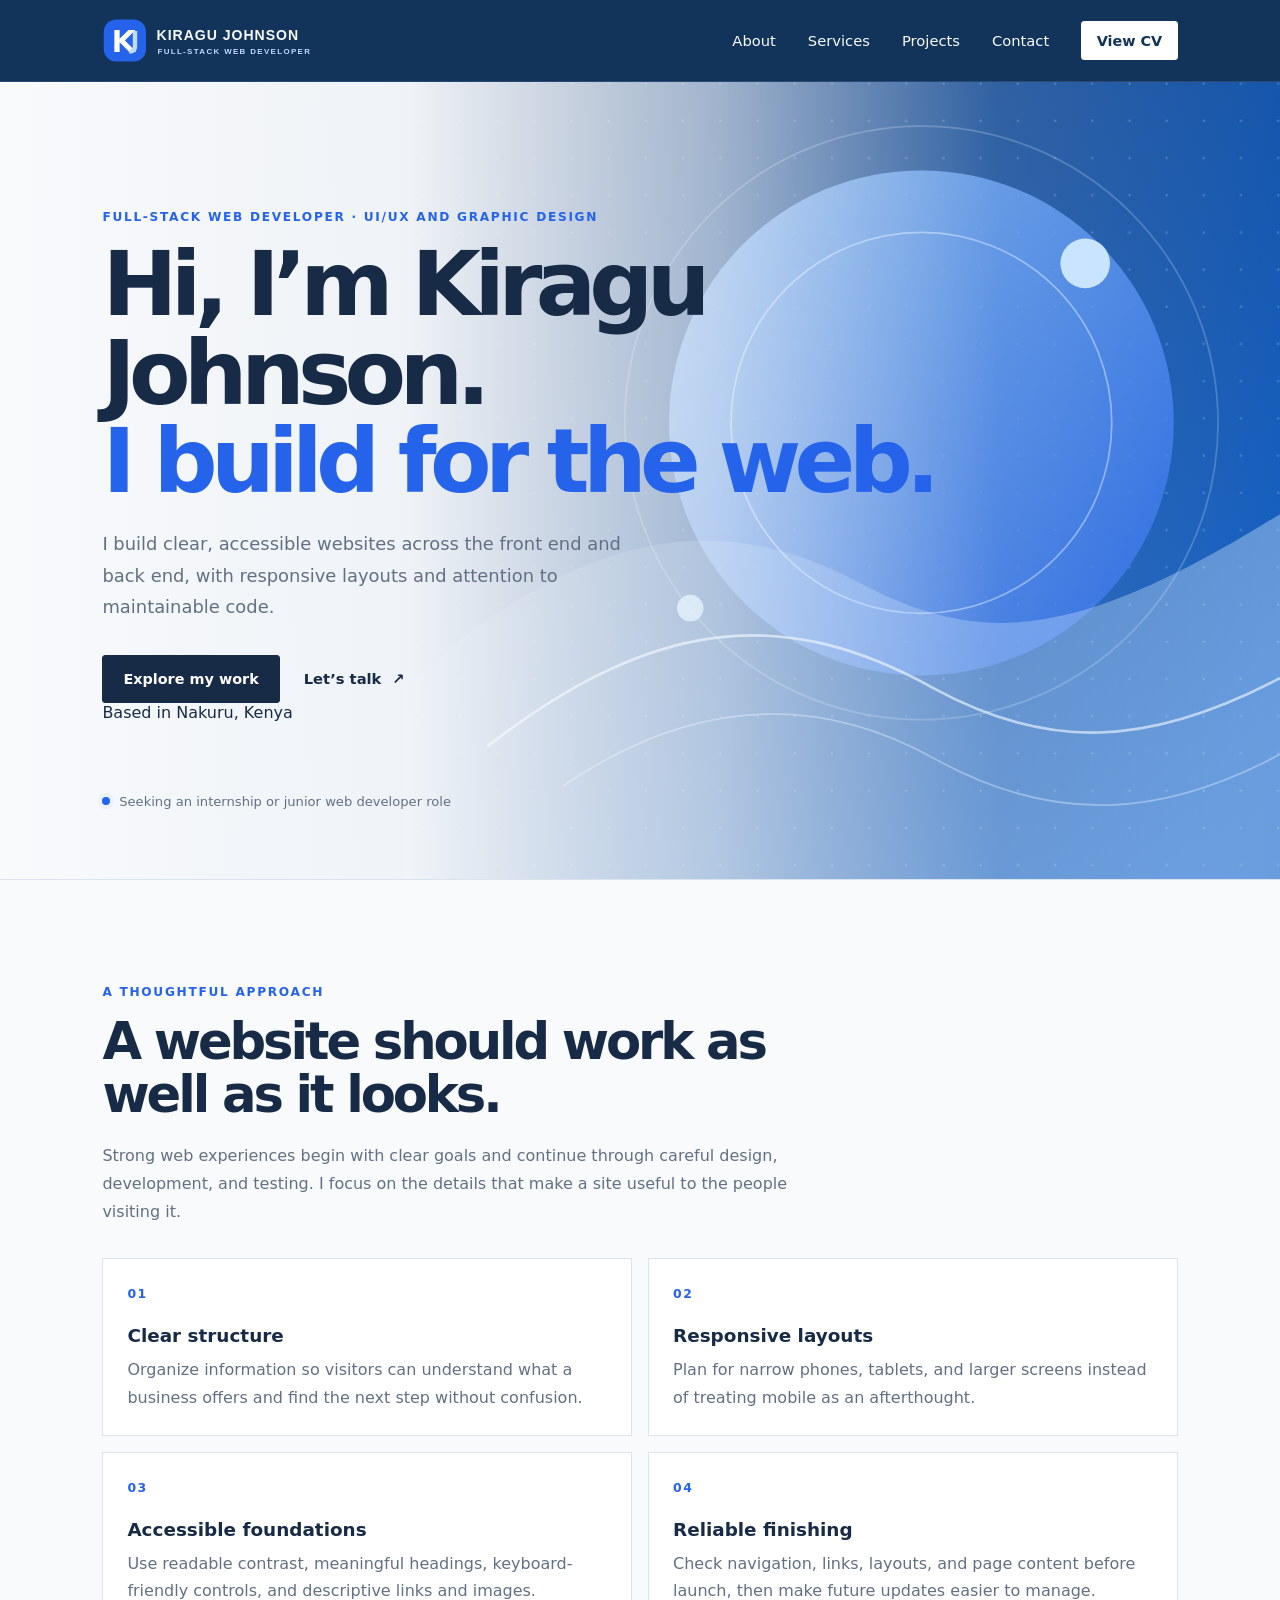
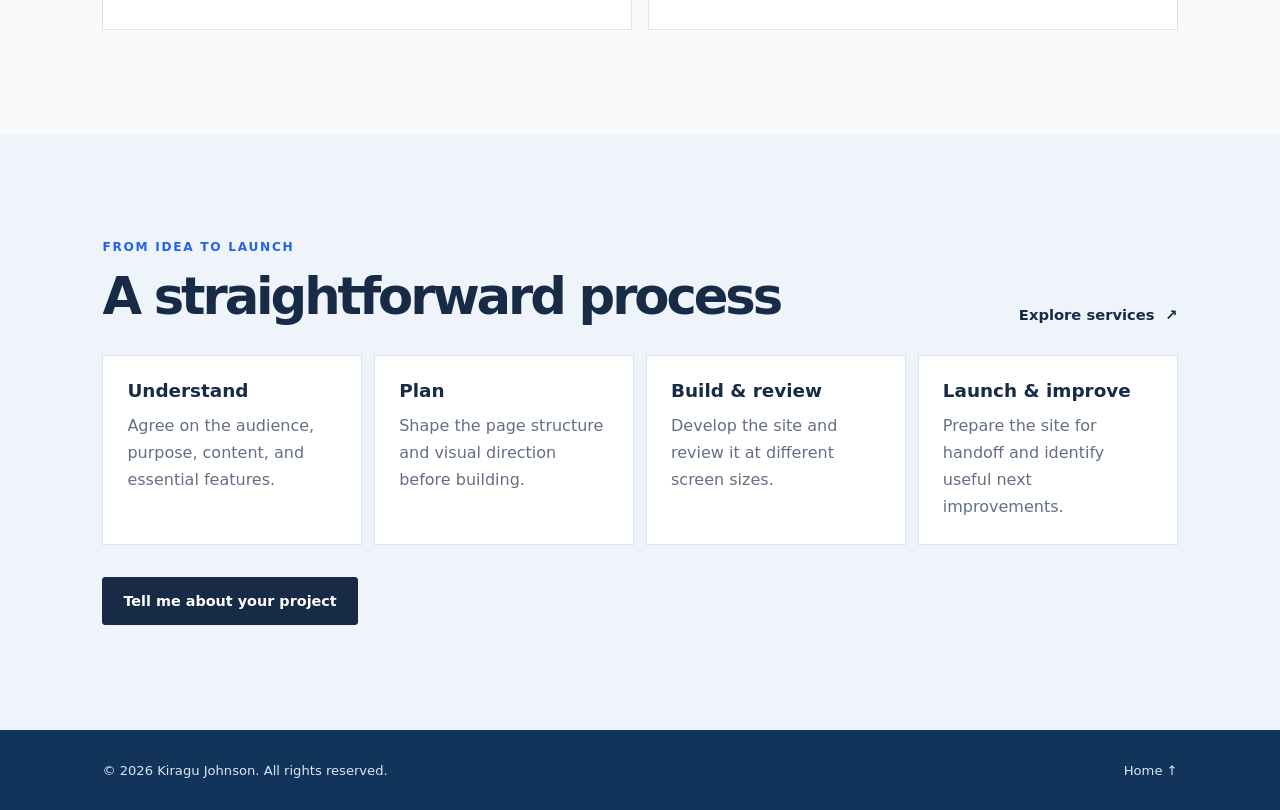
<file: index.html>
<!doctype html>
<html lang="en">
<head>
  <meta charset="utf-8">
  <meta name="viewport" content="width=device-width, initial-scale=1">
  <meta name="description" content="Kiragu Johnson — full-stack web developer in Nakuru, Kenya.">
  <title>Kiragu Johnson | Full-Stack Web Developer</title>
  <link rel="icon" type="image/svg+xml" href="assets/favicon.svg">
  <link rel="stylesheet" href="styles.css">
  <script src="script.js" defer></script>
</head>
<body>
  <header class="site-header">
    <a class="brand" href="index.html" aria-label="Kiragu Johnson home"><img class="brand-logo" src="assets/kj-logo.svg" alt=""></a>
    <button class="menu-toggle" type="button" aria-expanded="false" aria-controls="site-nav">Menu</button>
    <nav id="site-nav" class="site-nav" aria-label="Main navigation">
      <a href="about.html">About</a>
      <a href="services.html">Services</a>
      <a href="projects.html">Projects</a>
      <a href="contact.html">Contact</a>
      <a class="button button-small" href="assets/Kiragu_Johnson_Web_Developer_CV.pdf" target="_blank" rel="noopener">View CV</a>
    </nav>
  </header>

  <main>
    <section class="hero">
      <p class="eyebrow">Full-stack Web Developer · UI/UX and Graphic Design</p>
      <h1>Hi, I’m Kiragu Johnson.<br><span>I build for the web.</span></h1>
      <p class="hero-copy">I build clear, accessible websites across the front end and back end, with responsive layouts and attention to maintainable code.</p>
      <div class="hero-actions">
        <a class="button" href="projects.html">Explore my work</a>
        <a class="text-link" href="contact.html">Let’s talk <span aria-hidden="true">↗</span></a>
      </div>
      <p class="hero-location">Based in Nakuru, Kenya</p>
      <div class="hero-note"><span class="status-dot"></span> Seeking an internship or junior web developer role</div>
    </section>

    <section class="section detail-section" aria-labelledby="approach-heading">
      <p class="eyebrow">A thoughtful approach</p>
      <h2 id="approach-heading">A website should work as well as it looks.</h2>
      <p class="section-lead">Strong web experiences begin with clear goals and continue through careful design, development, and testing. I focus on the details that make a site useful to the people visiting it.</p>
      <div class="detail-grid">
        <article class="detail-card">
          <span class="detail-number">01</span>
          <h3>Clear structure</h3>
          <p>Organize information so visitors can understand what a business offers and find the next step without confusion.</p>
        </article>
        <article class="detail-card">
          <span class="detail-number">02</span>
          <h3>Responsive layouts</h3>
          <p>Plan for narrow phones, tablets, and larger screens instead of treating mobile as an afterthought.</p>
        </article>
        <article class="detail-card">
          <span class="detail-number">03</span>
          <h3>Accessible foundations</h3>
          <p>Use readable contrast, meaningful headings, keyboard-friendly controls, and descriptive links and images.</p>
        </article>
        <article class="detail-card">
          <span class="detail-number">04</span>
          <h3>Reliable finishing</h3>
          <p>Check navigation, links, layouts, and page content before launch, then make future updates easier to manage.</p>
        </article>
      </div>
    </section>

    <section class="section process-section">
      <div class="section-heading">
        <div><p class="eyebrow">From idea to launch</p><h2>A straightforward process</h2></div>
        <a class="text-link" href="services.html">Explore services <span aria-hidden="true">↗</span></a>
      </div>
      <div class="steps-grid">
        <article class="step-card"><h3>Understand</h3><p>Agree on the audience, purpose, content, and essential features.</p></article>
        <article class="step-card"><h3>Plan</h3><p>Shape the page structure and visual direction before building.</p></article>
        <article class="step-card"><h3>Build &amp; review</h3><p>Develop the site and review it at different screen sizes.</p></article>
        <article class="step-card"><h3>Launch &amp; improve</h3><p>Prepare the site for handoff and identify useful next improvements.</p></article>
      </div>
      <a class="button process-cta" href="contact.html">Tell me about your project</a>
    </section>
  </main>

  <footer class="site-footer">
    <span>© <span id="current-year"></span> Kiragu Johnson. All rights reserved.</span>
    <a href="index.html">Home ↑</a>
  </footer>
</body>
</html>
</file>
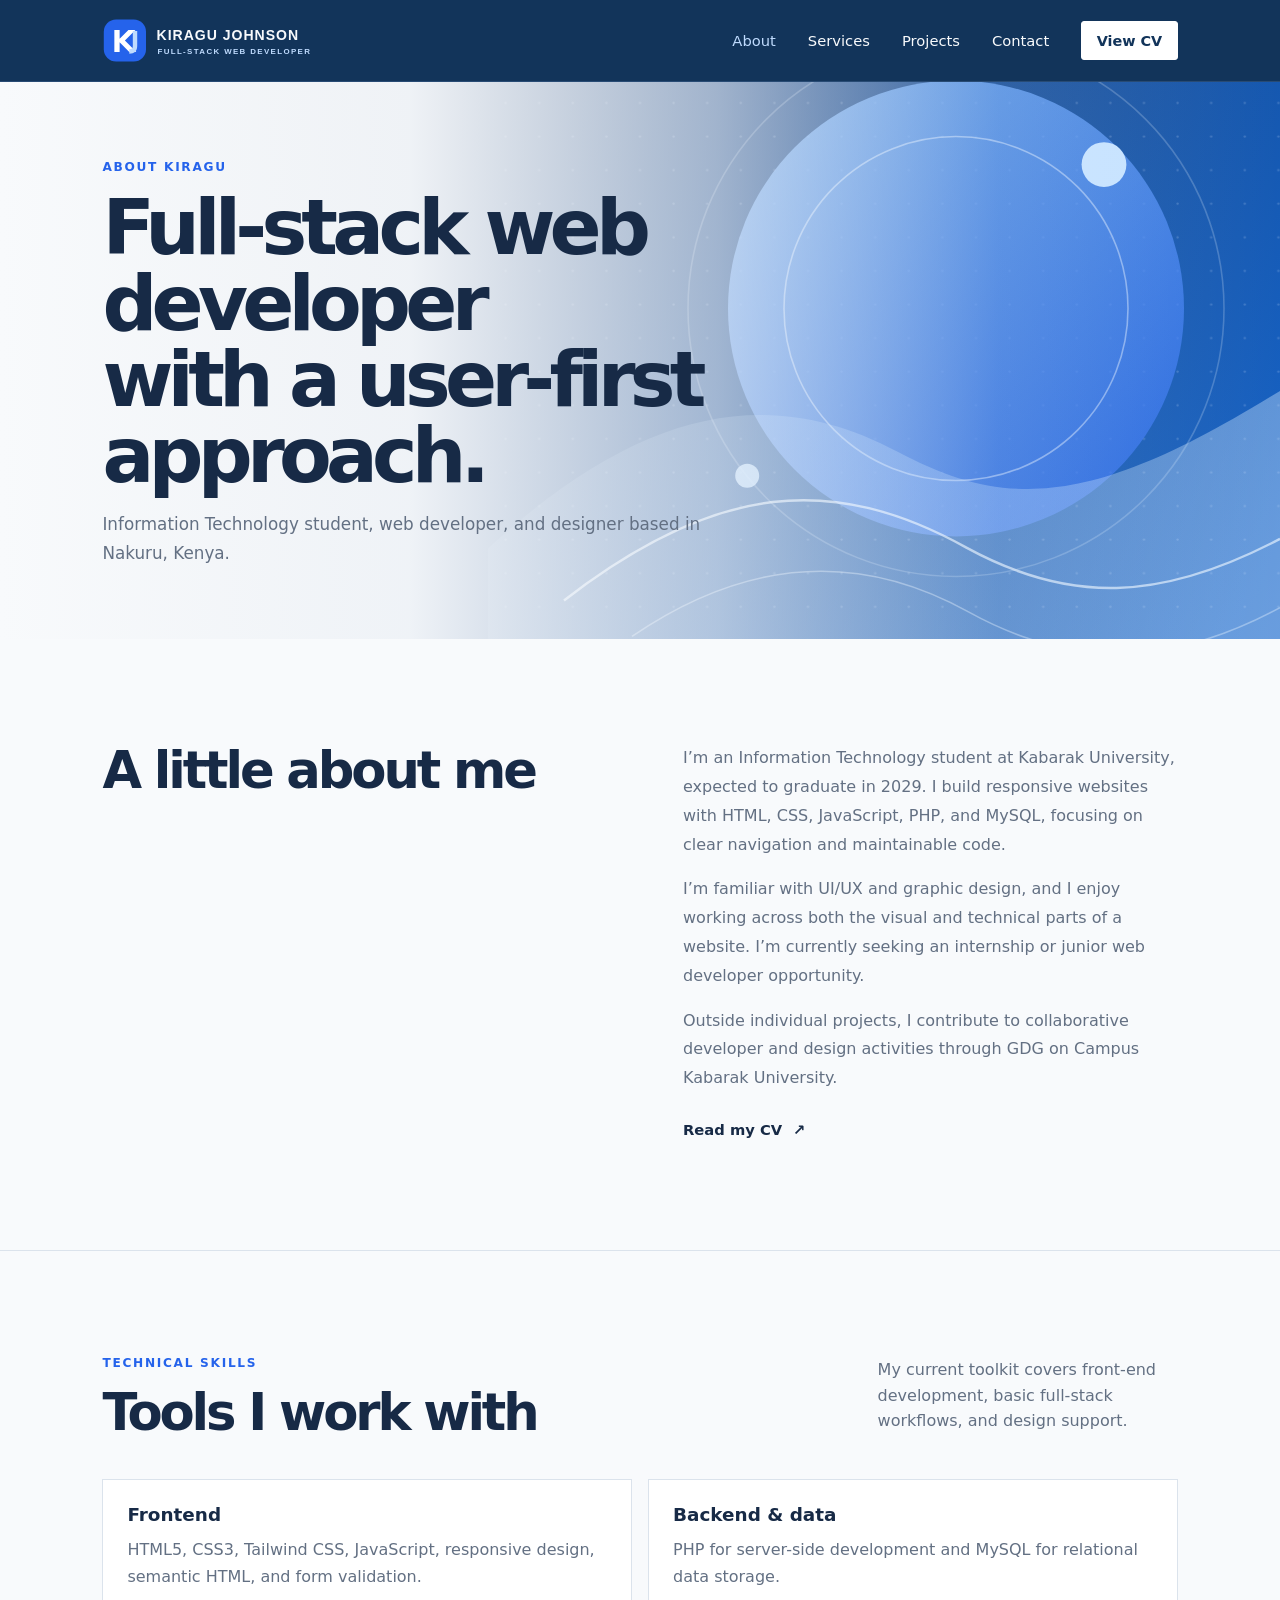
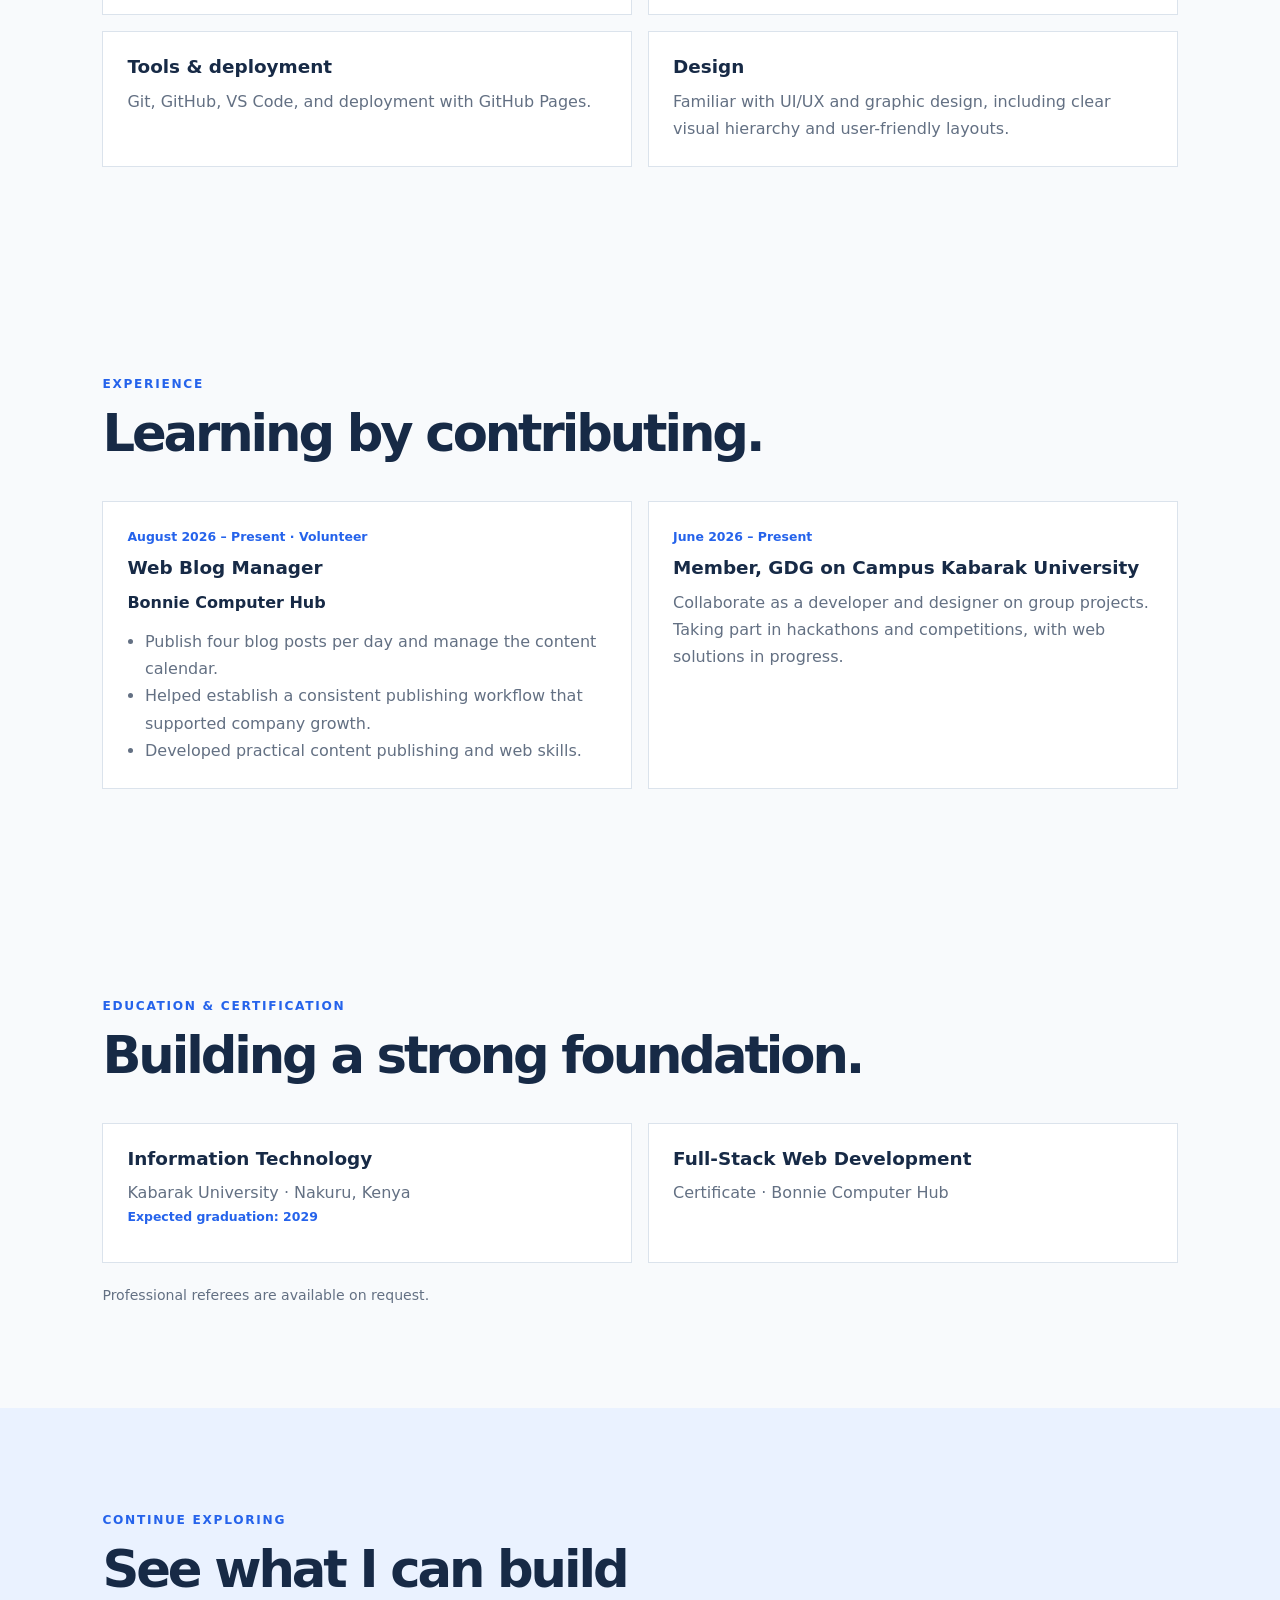
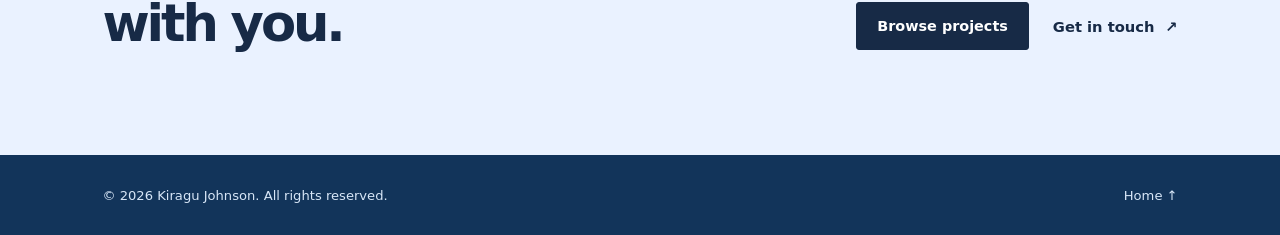
<file: about.html>
<!doctype html>
<html lang="en">
<head>
  <meta charset="utf-8">
  <meta name="viewport" content="width=device-width, initial-scale=1">
  <meta name="description" content="Learn about web developer Kiragu Johnson.">
  <title>About | Kiragu Johnson</title>
  <link rel="icon" type="image/svg+xml" href="assets/favicon.svg">
  <link rel="stylesheet" href="styles.css">
  <script src="script.js" defer></script>
</head>
<body>
  <header class="site-header">
    <a class="brand" href="index.html" aria-label="Kiragu Johnson home"><img class="brand-logo" src="assets/kj-logo.svg" alt=""></a>
    <button class="menu-toggle" type="button" aria-expanded="false" aria-controls="site-nav">Menu</button>
    <nav id="site-nav" class="site-nav" aria-label="Main navigation">
      <a href="about.html" aria-current="page">About</a>
      <a href="services.html">Services</a>
      <a href="projects.html">Projects</a>
      <a href="contact.html">Contact</a>
      <a class="button button-small" href="assets/Kiragu_Johnson_Web_Developer_CV.pdf" target="_blank" rel="noopener">View CV</a>
    </nav>
  </header>

  <main class="page-main">
    <section class="page-hero">
      <p class="eyebrow">About Kiragu</p>
      <h1>Full-stack web developer<br>with a user-first approach.</h1>
      <p class="page-hero-copy">Information Technology student, web developer, and designer based in Nakuru, Kenya.</p>
    </section>
    <section class="section page-intro">
      <h2>A little about me</h2>
      <div class="page-copy">
      <p>I’m an Information Technology student at Kabarak University, expected to graduate in 2029. I build responsive websites with HTML, CSS, JavaScript, PHP, and MySQL, focusing on clear navigation and maintainable code.</p>
      <p>I’m familiar with UI/UX and graphic design, and I enjoy working across both the visual and technical parts of a website. I’m currently seeking an internship or junior web developer opportunity.</p>
      <p>Outside individual projects, I contribute to collaborative developer and design activities through GDG on Campus Kabarak University.</p>
        <a class="text-link" href="assets/Kiragu_Johnson_Web_Developer_CV.pdf" target="_blank" rel="noopener">Read my CV <span aria-hidden="true">↗</span></a>
      </div>
    </section>
    <section class="section detail-section profile-section">
      <div class="section-heading">
      <div><p class="eyebrow">Technical skills</p><h2>Tools I work with</h2></div>
      <p>My current toolkit covers front-end development, basic full-stack workflows, and design support.</p>
      </div>
      <div class="detail-grid">
      <article class="detail-card"><h3>Frontend</h3><p>HTML5, CSS3, Tailwind CSS, JavaScript, responsive design, semantic HTML, and form validation.</p></article>
      <article class="detail-card"><h3>Backend &amp; data</h3><p>PHP for server-side development and MySQL for relational data storage.</p></article>
      <article class="detail-card"><h3>Tools &amp; deployment</h3><p>Git, GitHub, VS Code, and deployment with GitHub Pages.</p></article>
      <article class="detail-card"><h3>Design</h3><p>Familiar with UI/UX and graphic design, including clear visual hierarchy and user-friendly layouts.</p></article>
      </div>
    </section>
    <section class="section experience-section">
      <div class="section-heading">
      <div><p class="eyebrow">Experience</p><h2>Learning by contributing.</h2></div>
      </div>
      <div class="detail-grid">
      <article class="detail-card">
        <p class="experience-date">August 2026 – Present · Volunteer</p>
        <h3>Web Blog Manager</h3>
        <p class="experience-place">Bonnie Computer Hub</p>
        <ul>
          <li>Publish four blog posts per day and manage the content calendar.</li>
          <li>Helped establish a consistent publishing workflow that supported company growth.</li>
          <li>Developed practical content publishing and web skills.</li>
        </ul>
      </article>
      <article class="detail-card">
        <p class="experience-date">June 2026 – Present</p>
        <h3>Member, GDG on Campus Kabarak University</h3>
        <p>Collaborate as a developer and designer on group projects. Taking part in hackathons and competitions, with web solutions in progress.</p>
      </article>
      </div>
    </section>
    <section class="section education-section">
      <div class="section-heading">
      <div><p class="eyebrow">Education &amp; certification</p><h2>Building a strong foundation.</h2></div>
      </div>
      <div class="detail-grid">
      <article class="detail-card"><h3>Information Technology</h3><p>Kabarak University · Nakuru, Kenya</p><p class="experience-date">Expected graduation: 2029</p></article>
      <article class="detail-card"><h3>Full-Stack Web Development</h3><p>Certificate · Bonnie Computer Hub</p></article>
      </div>
      <p class="referee-note">Professional referees are available on request.</p>
    </section>
    <section class="section about-next">
      <div>
        <p class="eyebrow">Continue exploring</p>
        <h2>See what I can build with you.</h2>
      </div>
      <div class="hero-actions">
        <a class="button" href="projects.html">Browse projects</a>
        <a class="text-link" href="contact.html">Get in touch <span aria-hidden="true">↗</span></a>
      </div>
    </section>
  </main>

  <footer class="site-footer">
    <span>© <span id="current-year"></span> Kiragu Johnson. All rights reserved.</span>
    <a href="index.html">Home ↑</a>
  </footer>
</body>
</html>
</file>
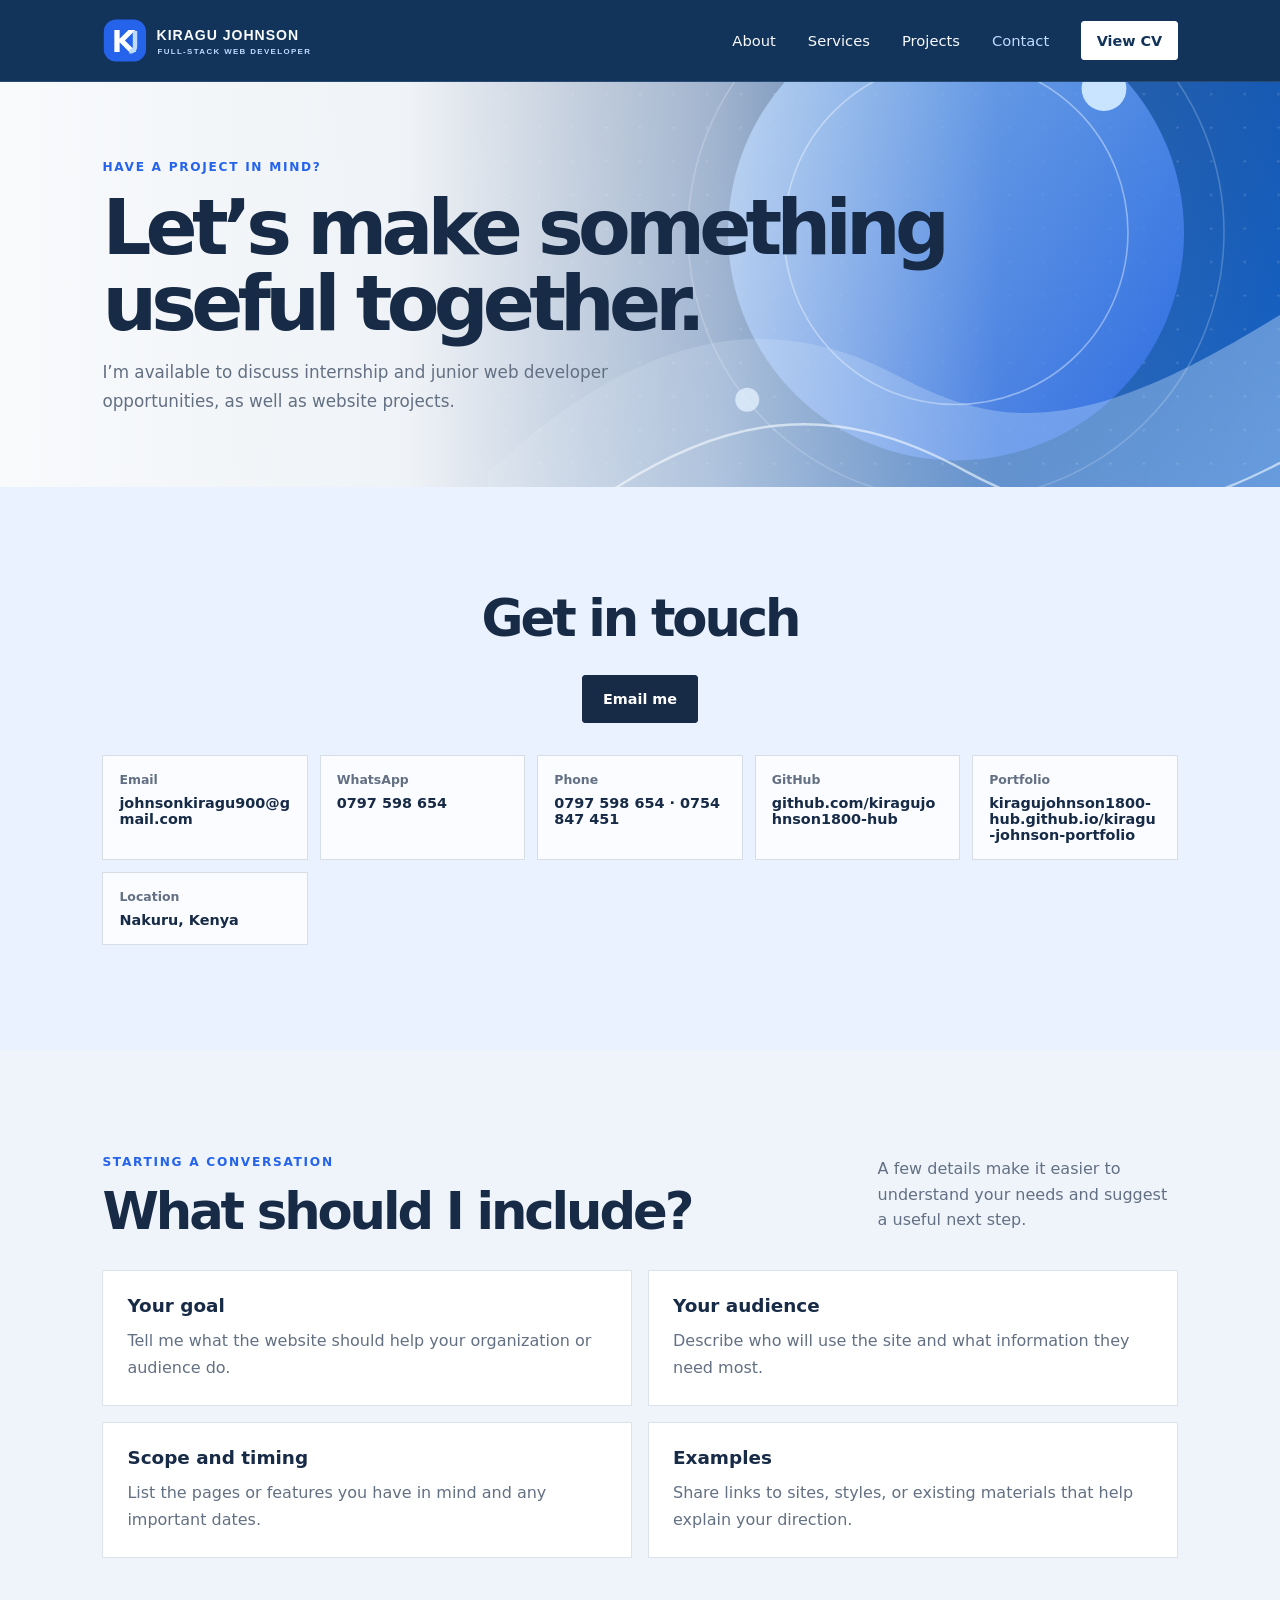
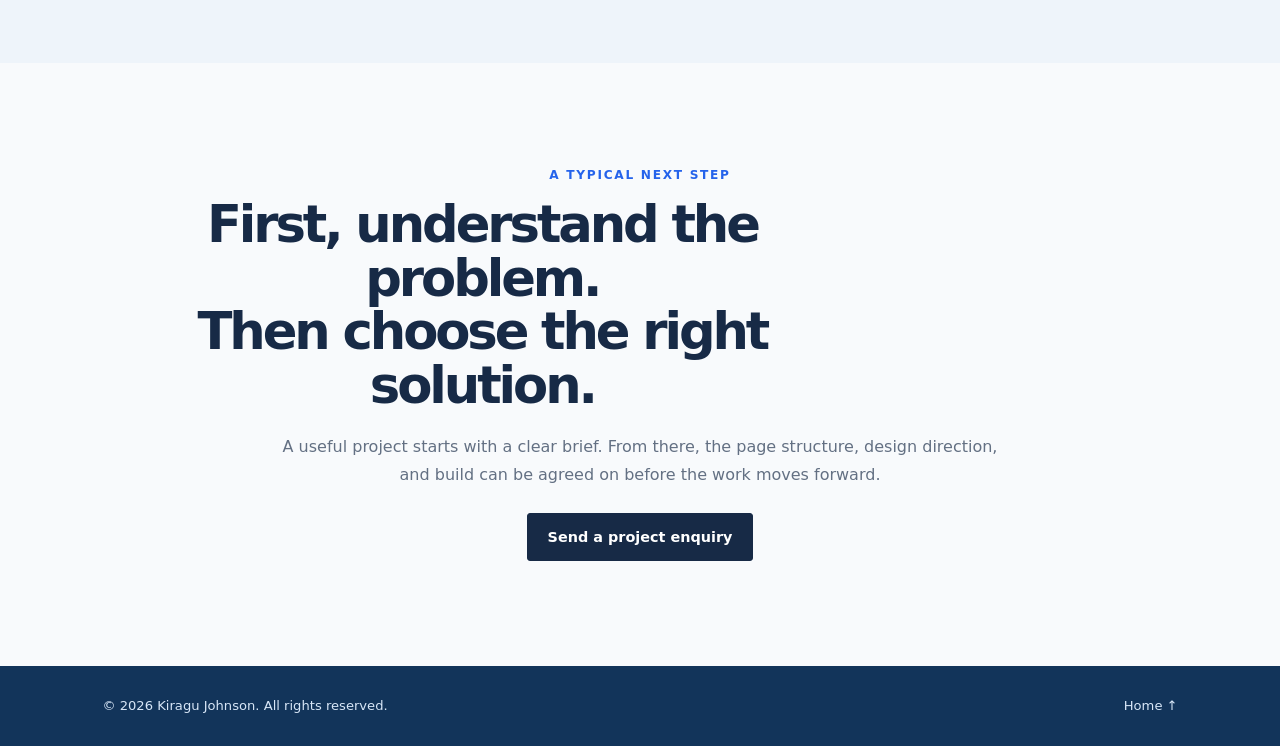
<file: contact.html>
<!doctype html>
<html lang="en">
<head>
  <meta charset="utf-8">
  <meta name="viewport" content="width=device-width, initial-scale=1">
  <meta name="description" content="Contact web developer Kiragu Johnson.">
  <title>Contact | Kiragu Johnson</title>
  <link rel="icon" type="image/svg+xml" href="assets/favicon.svg">
  <link rel="stylesheet" href="styles.css">
  <script src="script.js" defer></script>
</head>
<body>
  <header class="site-header">
    <a class="brand" href="index.html" aria-label="Kiragu Johnson home"><img class="brand-logo" src="assets/kj-logo.svg" alt=""></a>
    <button class="menu-toggle" type="button" aria-expanded="false" aria-controls="site-nav">Menu</button>
    <nav id="site-nav" class="site-nav" aria-label="Main navigation">
      <a href="about.html">About</a>
      <a href="services.html">Services</a>
      <a href="projects.html">Projects</a>
      <a href="contact.html" aria-current="page">Contact</a>
      <a class="button button-small" href="assets/Kiragu_Johnson_Web_Developer_CV.pdf" target="_blank" rel="noopener">View CV</a>
    </nav>
  </header>

  <main class="page-main">
    <section class="page-hero">
      <p class="eyebrow">Have a project in mind?</p>
      <h1>Let’s make something<br>useful together.</h1>
      <p class="page-hero-copy">I’m available to discuss internship and junior web developer opportunities, as well as website projects.</p>
    </section>
    <section class="section contact page-contact">
      <h2>Get in touch</h2>
      <a class="button" href="mailto:johnsonkiragu900@gmail.com">Email me</a>
      <div class="contact-methods">
        <a class="contact-method" href="mailto:johnsonkiragu900@gmail.com">
          <span>Email</span>
          <strong>johnsonkiragu900@gmail.com</strong>
        </a>
        <a class="contact-method" href="https://wa.me/254797598654" target="_blank" rel="noopener noreferrer">
          <span>WhatsApp</span>
          <strong>0797 598 654</strong>
        </a>
        <div class="contact-method">
          <span>Phone</span>
          <strong><a href="tel:+254797598654">0797 598 654</a> · <a href="tel:+254754847451">0754 847 451</a></strong>
        </div>
        <a class="contact-method" href="https://github.com/kiragujohnson1800-hub" target="_blank" rel="noopener noreferrer">
          <span>GitHub</span>
          <strong>github.com/kiragujohnson1800-hub</strong>
        </a>
        <a class="contact-method" href="https://kiragujohnson1800-hub.github.io/kiragu-johnson-portfolio" target="_blank" rel="noopener noreferrer">
          <span>Portfolio</span>
          <strong>kiragujohnson1800-hub.github.io/kiragu-johnson-portfolio</strong>
        </a>
        <div class="contact-method">
          <span>Location</span>
          <strong>Nakuru, Kenya</strong>
        </div>
      </div>
    </section>
    <section class="section contact-guide">
      <div class="section-heading">
        <div><p class="eyebrow">Starting a conversation</p><h2>What should I include?</h2></div>
        <p>A few details make it easier to understand your needs and suggest a useful next step.</p>
      </div>
      <div class="detail-grid">
        <article class="detail-card"><h3>Your goal</h3><p>Tell me what the website should help your organization or audience do.</p></article>
        <article class="detail-card"><h3>Your audience</h3><p>Describe who will use the site and what information they need most.</p></article>
        <article class="detail-card"><h3>Scope and timing</h3><p>List the pages or features you have in mind and any important dates.</p></article>
        <article class="detail-card"><h3>Examples</h3><p>Share links to sites, styles, or existing materials that help explain your direction.</p></article>
      </div>
    </section>
    <section class="section contact-next">
      <p class="eyebrow">A typical next step</p>
      <h2>First, understand the problem.<br>Then choose the right solution.</h2>
      <p class="section-lead">A useful project starts with a clear brief. From there, the page structure, design direction, and build can be agreed on before the work moves forward.</p>
      <a class="button" href="mailto:johnsonkiragu900@gmail.com">Send a project enquiry</a>
    </section>
  </main>

  <footer class="site-footer">
    <span>© <span id="current-year"></span> Kiragu Johnson. All rights reserved.</span>
    <a href="index.html">Home ↑</a>
  </footer>
</body>
</html>
</file>
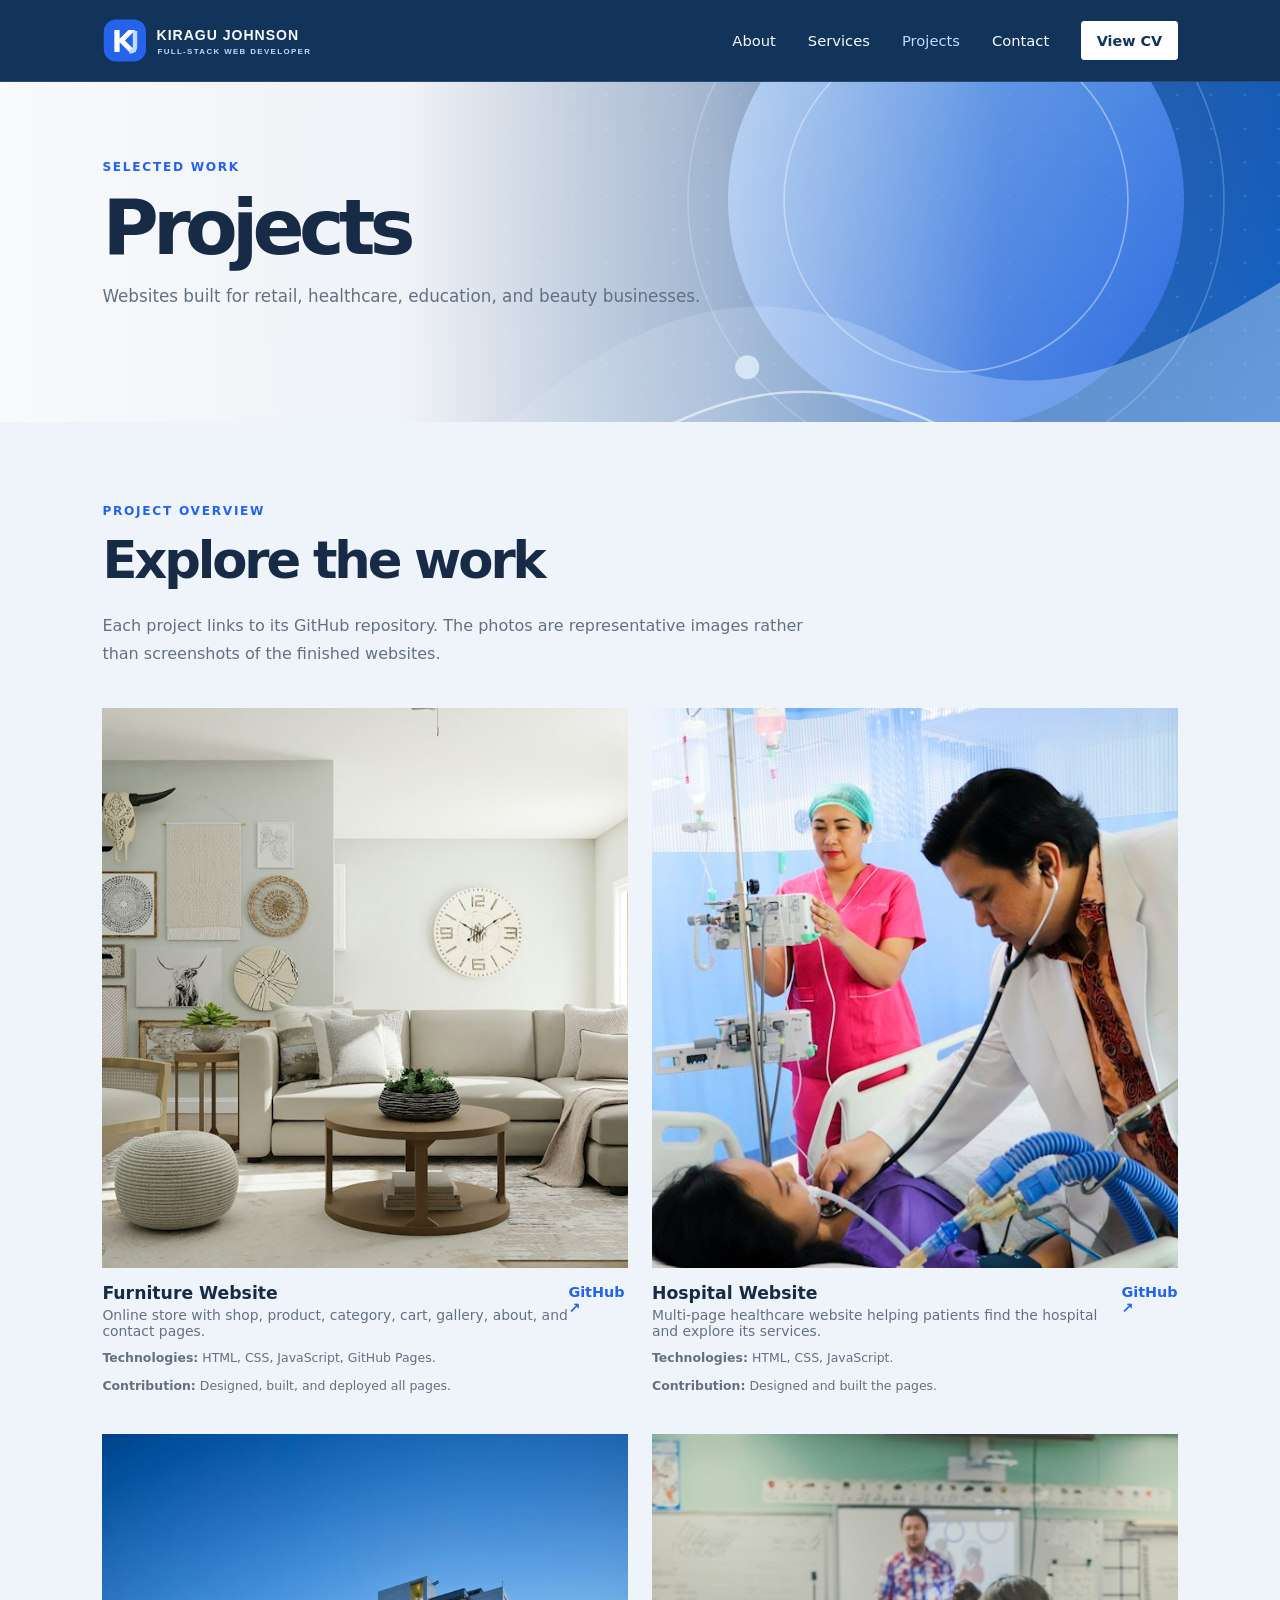
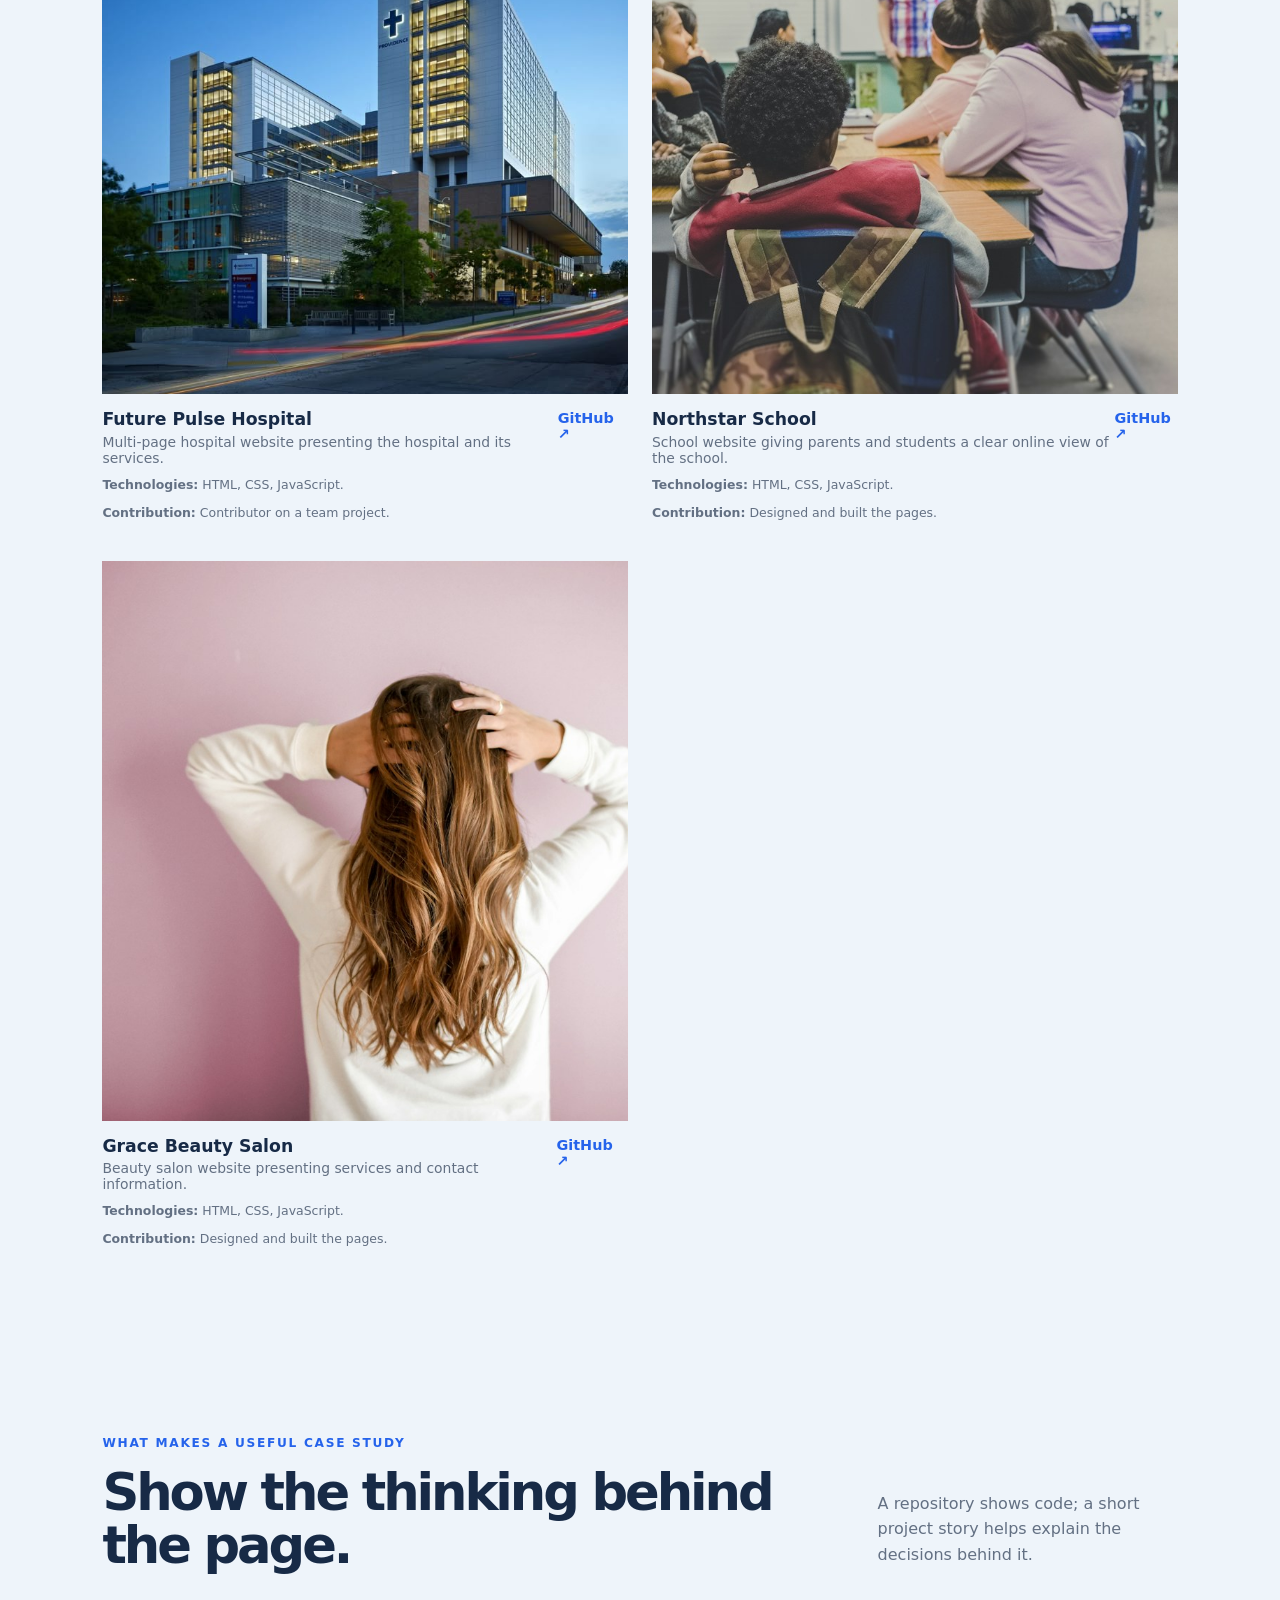
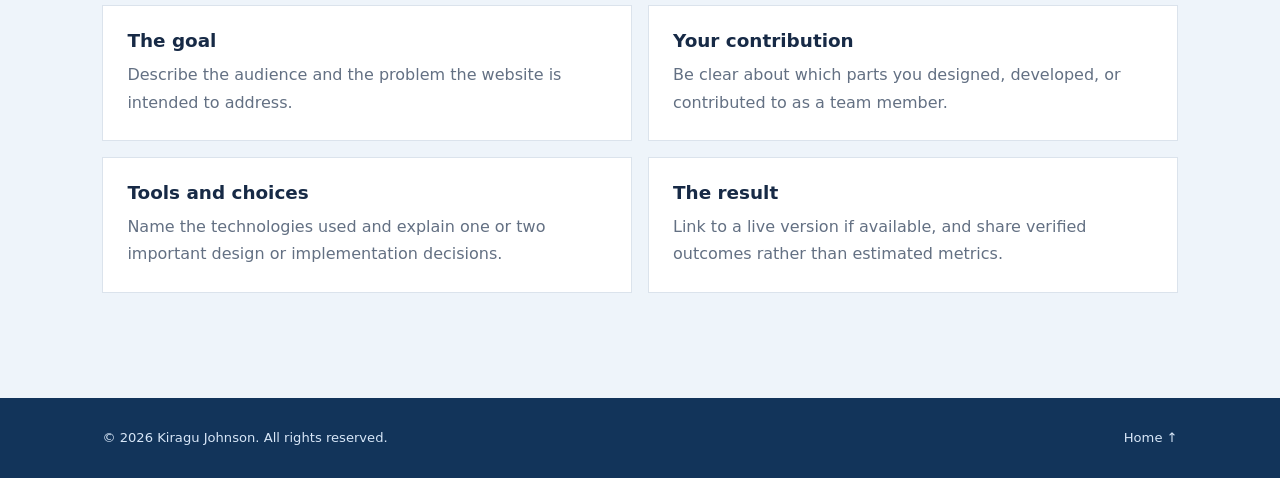
<file: projects.html>
<!doctype html>
<html lang="en">
<head>
  <meta charset="utf-8">
  <meta name="viewport" content="width=device-width, initial-scale=1">
  <meta name="description" content="Selected web and design projects by Kiragu Johnson.">
  <title>Projects | Kiragu Johnson</title>
  <link rel="icon" type="image/svg+xml" href="assets/favicon.svg">
  <link rel="stylesheet" href="styles.css">
  <script src="script.js" defer></script>
</head>
<body>
  <header class="site-header">
    <a class="brand" href="index.html" aria-label="Kiragu Johnson home"><img class="brand-logo" src="assets/kj-logo.svg" alt=""></a>
    <button class="menu-toggle" type="button" aria-expanded="false" aria-controls="site-nav">Menu</button>
    <nav id="site-nav" class="site-nav" aria-label="Main navigation">
      <a href="about.html">About</a>
      <a href="services.html">Services</a>
      <a href="projects.html" aria-current="page">Projects</a>
      <a href="contact.html">Contact</a>
      <a class="button button-small" href="assets/Kiragu_Johnson_Web_Developer_CV.pdf" target="_blank" rel="noopener">View CV</a>
    </nav>
  </header>

  <main class="projects page-projects">
    <section class="page-hero">
      <p class="eyebrow">Selected work</p>
      <h1>Projects</h1>
      <p class="page-hero-copy">Websites built for retail, healthcare, education, and beauty businesses.</p>
    </section>
    <section class="section">
      <div class="section-heading">
        <div><p class="eyebrow">Project overview</p><h2>Explore the work</h2></div>
      </div>
      <p class="section-lead project-lead">Each project links to its GitHub repository. The photos are representative images rather than screenshots of the finished websites.</p>
      <div class="project-grid">
        <article class="project-card">
          <img src="assets/project-1.jpg" alt="Bright contemporary living room with a cream sofa and wooden furniture" width="800" height="560">
          <div class="project-info">
            <div>
              <h2>Furniture Website</h2>
              <p>Online store with shop, product, category, cart, gallery, about, and contact pages.</p>
              <p class="project-meta"><strong>Technologies:</strong> HTML, CSS, JavaScript, GitHub Pages.</p>
              <p class="project-meta"><strong>Contribution:</strong> Designed, built, and deployed all pages.</p>
            </div>
            <a href="https://github.com/kiragujohnson1800-hub/FURNITURE_WEBSITE" target="_blank" rel="noopener noreferrer" aria-label="View Furniture website source on GitHub">GitHub ↗</a>
          </div>
        </article>
        <article class="project-card">
          <img src="assets/project-2.jpg" alt="Healthcare professionals caring for a patient in a hospital" width="800" height="560">
          <div class="project-info">
            <div>
              <h2>Hospital Website</h2>
              <p>Multi-page healthcare website helping patients find the hospital and explore its services.</p>
              <p class="project-meta"><strong>Technologies:</strong> HTML, CSS, JavaScript.</p>
              <p class="project-meta"><strong>Contribution:</strong> Designed and built the pages.</p>
            </div>
            <a href="https://github.com/kiragujohnson1800-hub/hospital_website" target="_blank" rel="noopener noreferrer" aria-label="View Hospital website source on GitHub">GitHub ↗</a>
          </div>
        </article>
        <article class="project-card">
          <img src="assets/project-5.jpg" alt="Hospital building used as representative imagery for the Future Pulse Hospital project" width="800" height="560">
          <div class="project-info">
            <div>
              <h2>Future Pulse Hospital</h2>
              <p>Multi-page hospital website presenting the hospital and its services.</p>
              <p class="project-meta"><strong>Technologies:</strong> HTML, CSS, JavaScript.</p>
              <p class="project-meta"><strong>Contribution:</strong> Contributor on a team project.</p>
            </div>
            <a href="https://github.com/simon-hub-tech/FUTURE-PULSE-HOSPITAL" target="_blank" rel="noopener noreferrer" aria-label="View Future Pulse Hospital source on GitHub">GitHub ↗</a>
          </div>
        </article>
        <article class="project-card">
          <img src="assets/project-3.jpg" alt="Teacher and students in a classroom" width="800" height="560">
          <div class="project-info">
            <div>
              <h2>Northstar School</h2>
              <p>School website giving parents and students a clear online view of the school.</p>
              <p class="project-meta"><strong>Technologies:</strong> HTML, CSS, JavaScript.</p>
              <p class="project-meta"><strong>Contribution:</strong> Designed and built the pages.</p>
            </div>
            <a href="https://github.com/kiragujohnson1800-hub/northstar-school" target="_blank" rel="noopener noreferrer" aria-label="View Northstar School source on GitHub">GitHub ↗</a>
          </div>
        </article>
        <article class="project-card">
          <img src="assets/project-4.jpg" alt="Woman caring for her hair, representing the beauty salon project" width="800" height="560">
          <div class="project-info">
            <div>
              <h2>Grace Beauty Salon</h2>
              <p>Beauty salon website presenting services and contact information.</p>
              <p class="project-meta"><strong>Technologies:</strong> HTML, CSS, JavaScript.</p>
              <p class="project-meta"><strong>Contribution:</strong> Designed and built the pages.</p>
            </div>
            <a href="https://github.com/kiragujohnson1800-hub/grace_beauty_salon" target="_blank" rel="noopener noreferrer" aria-label="View Grace Beauty Salon source on GitHub">GitHub ↗</a>
          </div>
        </article>
      </div>
    </section>
    <section class="section project-guidance">
      <div class="section-heading">
        <div><p class="eyebrow">What makes a useful case study</p><h2>Show the thinking behind the page.</h2></div>
        <p>A repository shows code; a short project story helps explain the decisions behind it.</p>
      </div>
      <div class="detail-grid">
        <article class="detail-card"><h3>The goal</h3><p>Describe the audience and the problem the website is intended to address.</p></article>
        <article class="detail-card"><h3>Your contribution</h3><p>Be clear about which parts you designed, developed, or contributed to as a team member.</p></article>
        <article class="detail-card"><h3>Tools and choices</h3><p>Name the technologies used and explain one or two important design or implementation decisions.</p></article>
        <article class="detail-card"><h3>The result</h3><p>Link to a live version if available, and share verified outcomes rather than estimated metrics.</p></article>
      </div>
    </section>
  </main>

  <footer class="site-footer">
    <span>© <span id="current-year"></span> Kiragu Johnson. All rights reserved.</span>
    <a href="index.html">Home ↑</a>
  </footer>
</body>
</html>
</file>
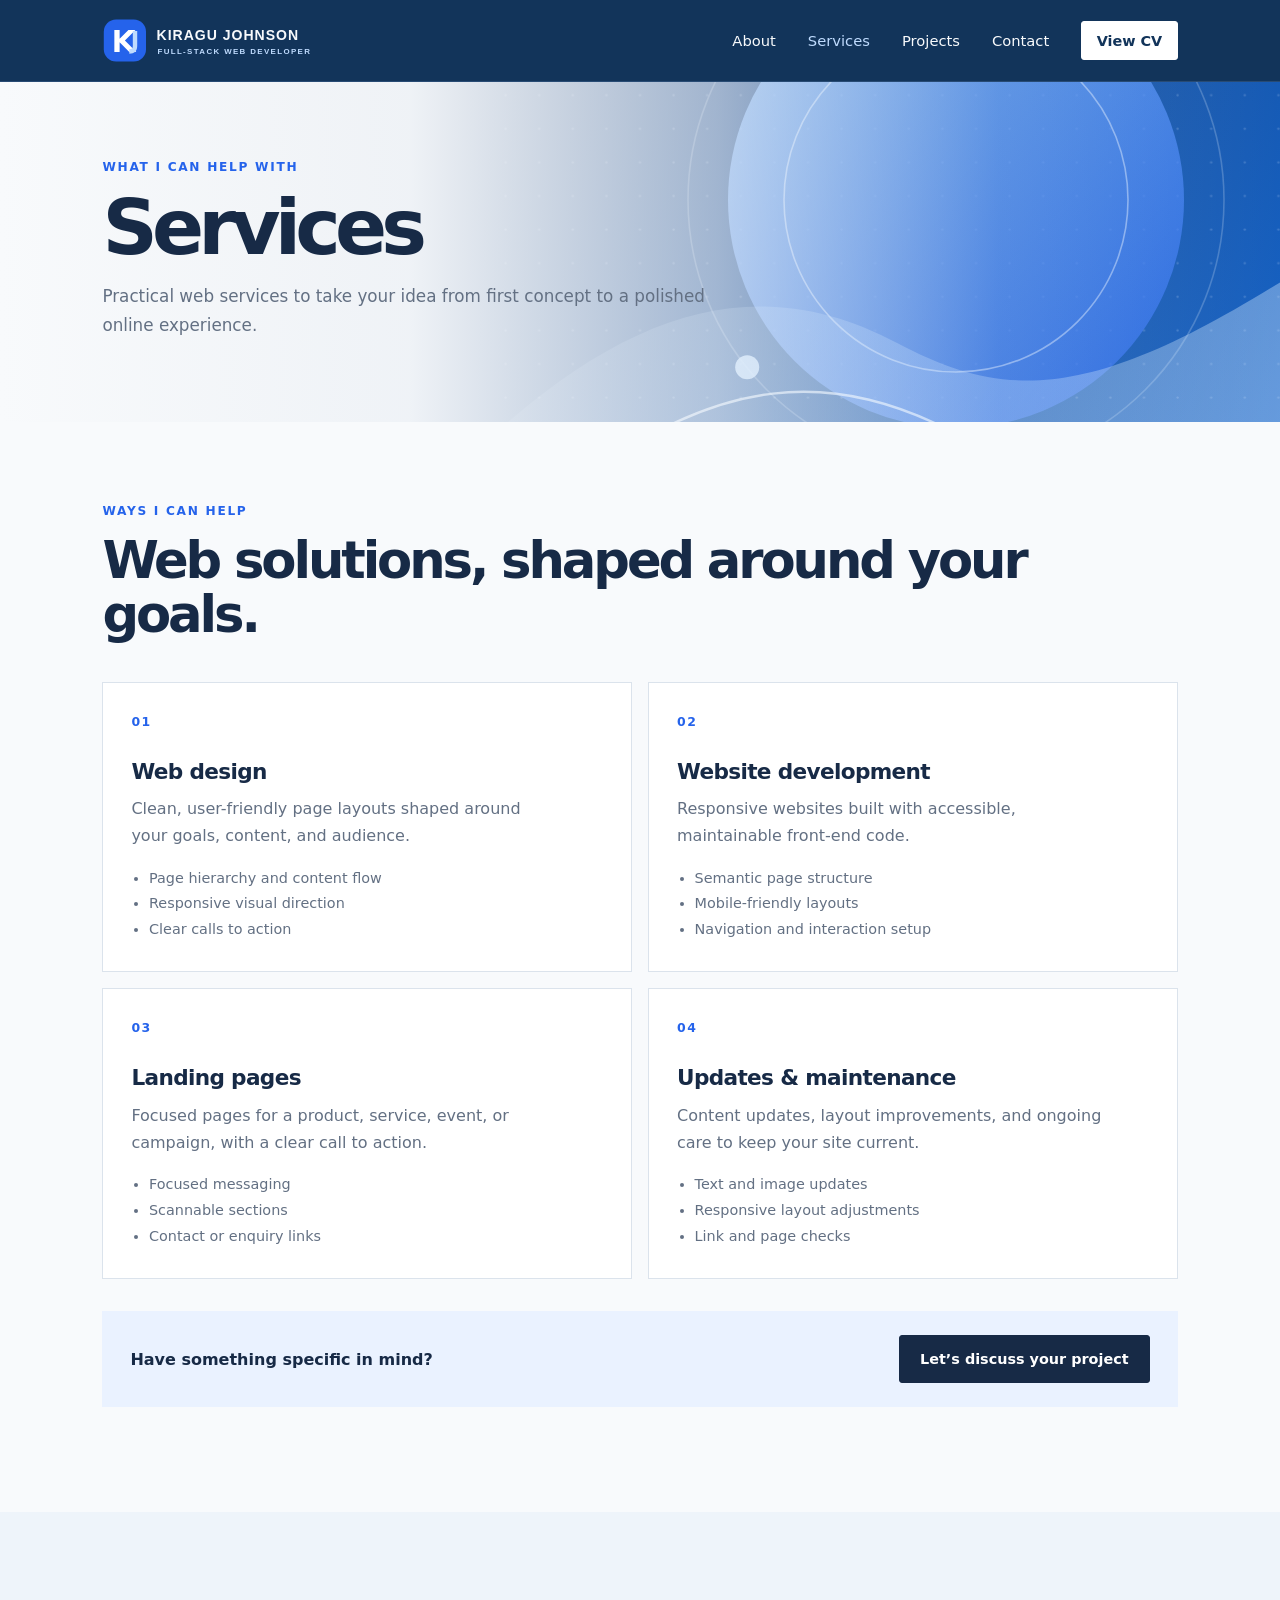
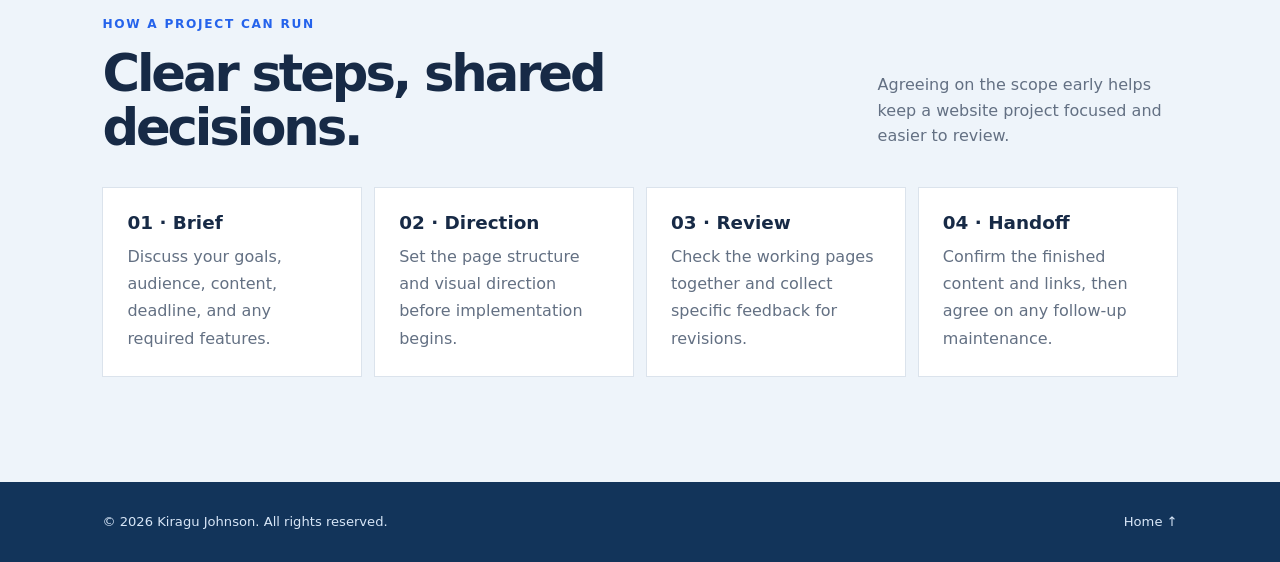
<file: services.html>
<!doctype html>
<html lang="en">
<head>
  <meta charset="utf-8">
  <meta name="viewport" content="width=device-width, initial-scale=1">
  <meta name="description" content="Web design and development services offered by Kiragu Johnson.">
  <title>Services | Kiragu Johnson</title>
  <link rel="icon" type="image/svg+xml" href="assets/favicon.svg">
  <link rel="stylesheet" href="styles.css">
  <script src="script.js" defer></script>
</head>
<body>
  <header class="site-header">
    <a class="brand" href="index.html" aria-label="Kiragu Johnson home"><img class="brand-logo" src="assets/kj-logo.svg" alt=""></a>
    <button class="menu-toggle" type="button" aria-expanded="false" aria-controls="site-nav">Menu</button>
    <nav id="site-nav" class="site-nav" aria-label="Main navigation">
      <a href="about.html">About</a>
      <a href="services.html" aria-current="page">Services</a>
      <a href="projects.html">Projects</a>
      <a href="contact.html">Contact</a>
      <a class="button button-small" href="assets/Kiragu_Johnson_Web_Developer_CV.pdf" target="_blank" rel="noopener">View CV</a>
    </nav>
  </header>

  <main class="page-main services-page">
    <section class="page-hero">
      <p class="eyebrow">What I can help with</p>
      <h1>Services</h1>
      <p class="page-hero-copy">Practical web services to take your idea from first concept to a polished online experience.</p>
    </section>
    <section class="section services-content">
      <div class="section-heading">
        <div><p class="eyebrow">Ways I can help</p><h2>Web solutions, shaped around your goals.</h2></div>
      </div>
      <div class="services-grid">
        <article class="service-card">
          <span class="service-number">01</span>
          <h2>Web design</h2>
          <p>Clean, user-friendly page layouts shaped around your goals, content, and audience.</p>
          <ul><li>Page hierarchy and content flow</li><li>Responsive visual direction</li><li>Clear calls to action</li></ul>
        </article>
        <article class="service-card">
          <span class="service-number">02</span>
          <h2>Website development</h2>
          <p>Responsive websites built with accessible, maintainable front-end code.</p>
          <ul><li>Semantic page structure</li><li>Mobile-friendly layouts</li><li>Navigation and interaction setup</li></ul>
        </article>
        <article class="service-card">
          <span class="service-number">03</span>
          <h2>Landing pages</h2>
          <p>Focused pages for a product, service, event, or campaign, with a clear call to action.</p>
          <ul><li>Focused messaging</li><li>Scannable sections</li><li>Contact or enquiry links</li></ul>
        </article>
        <article class="service-card">
          <span class="service-number">04</span>
          <h2>Updates &amp; maintenance</h2>
          <p>Content updates, layout improvements, and ongoing care to keep your site current.</p>
          <ul><li>Text and image updates</li><li>Responsive layout adjustments</li><li>Link and page checks</li></ul>
        </article>
      </div>
      <div class="services-cta">
        <p>Have something specific in mind?</p>
        <a class="button" href="contact.html">Let’s discuss your project</a>
      </div>
    </section>
    <section class="section process-section">
      <div class="section-heading">
        <div><p class="eyebrow">How a project can run</p><h2>Clear steps, shared decisions.</h2></div>
        <p>Agreeing on the scope early helps keep a website project focused and easier to review.</p>
      </div>
      <div class="steps-grid">
        <article class="step-card"><h3>01 · Brief</h3><p>Discuss your goals, audience, content, deadline, and any required features.</p></article>
        <article class="step-card"><h3>02 · Direction</h3><p>Set the page structure and visual direction before implementation begins.</p></article>
        <article class="step-card"><h3>03 · Review</h3><p>Check the working pages together and collect specific feedback for revisions.</p></article>
        <article class="step-card"><h3>04 · Handoff</h3><p>Confirm the finished content and links, then agree on any follow-up maintenance.</p></article>
      </div>
    </section>
  </main>

  <footer class="site-footer">
    <span>© <span id="current-year"></span> Kiragu Johnson. All rights reserved.</span>
    <a href="index.html">Home ↑</a>
  </footer>
</body>
</html>
</file>
<file: styles.css>
:root {
  color-scheme: light;
  --ink: #172a46;
  --muted: #637083;
  --paper: #f8fafc;
  --accent: #2563eb;
  --accent-soft: #eaf2ff;
  --line: #dbe3ec;
  font-family: Inter, ui-sans-serif, system-ui, -apple-system, BlinkMacSystemFont, "Segoe UI", sans-serif;
}

* { box-sizing: border-box; }
html { scroll-behavior: smooth; }
body { margin: 0; background: var(--paper); color: var(--ink); }
a { color: inherit; text-decoration: none; }
.site-header, .site-footer { display: flex; align-items: center; justify-content: space-between; }
.site-header { min-height: 82px; padding: 0 8%; border-bottom: 1px solid #284b74; background: #12345a; color: #f8fafc; }
.brand { display: inline-flex; flex: 0 0 auto; align-items: center; }
.brand-logo { display: block; width: 220px; height: auto; }
.site-nav { display: flex; align-items: center; gap: 2rem; font-size: .92rem; }
.site-nav a:not(.button):hover { color: #bfdbfe; }
.site-nav a[aria-current="page"] { color: #bfdbfe; }
.menu-toggle { display: none; }
.hero {
  min-height: 610px;
  padding: 128px 8% 70px;
  background:
    linear-gradient(90deg, #f8fafc 0%, rgba(248, 250, 252, .96) 32%, rgba(248, 250, 252, .62) 56%, rgba(248, 250, 252, .12) 78%, transparent 100%),
    url("./assets/hero-background.svg") center right / cover no-repeat,
    var(--paper);
}
.page-hero {
  min-height: 340px;
  padding: 78px 8% 72px;
  background-image:
    linear-gradient(90deg, #f8fafc 0%, rgba(248, 250, 252, .96) 32%, rgba(248, 250, 252, .62) 56%, rgba(248, 250, 252, .12) 78%, transparent 100%),
    url("./assets/hero-background.svg");
  background-position: center right;
  background-size: cover;
  background-repeat: no-repeat;
}
.page-hero h1 { max-width: 850px; margin-bottom: 1rem; font-size: clamp(2.8rem, 6vw, 5rem); }
.page-hero-copy { max-width: 620px; margin: 0; color: var(--muted); font-size: 1.05rem; line-height: 1.7; }
.eyebrow { margin: 0 0 1rem; color: var(--accent); font-size: .76rem; font-weight: 750; letter-spacing: .14em; text-transform: uppercase; }
h1, h2, h3, p { margin-top: 0; }
h1 { max-width: 900px; margin-bottom: 1.4rem; font-size: clamp(3rem, 7vw, 6.4rem); line-height: .99; letter-spacing: -.075em; }
h1 span { color: var(--accent); }
.hero-copy { max-width: 525px; color: var(--muted); font-size: 1.12rem; line-height: 1.75; }
.hero-actions { display: flex; align-items: center; gap: 1.5rem; margin-top: 2rem; }
.button { display: inline-flex; align-items: center; justify-content: center; min-height: 48px; padding: 0 1.25rem; border: 1px solid var(--ink); border-radius: 3px; background: var(--ink); color: white; font-size: .9rem; font-weight: 650; transition: background .2s, color .2s; }
.button:hover { background: transparent; color: var(--ink); }
.site-header .button { border-color: #fff; background: #fff; color: #12345a; }
.site-header .button:hover { background: transparent; color: #fff; }
.button-small { min-height: 39px; padding: 0 .9rem; }
.text-link { font-size: .92rem; font-weight: 650; }
.text-link span { margin-left: .35rem; }
.hero-note { display: flex; align-items: center; gap: .55rem; margin-top: 4.5rem; color: var(--muted); font-size: .82rem; }
.status-dot { width: 8px; height: 8px; border-radius: 50%; background: var(--accent); box-shadow: 0 0 0 4px var(--accent-soft); }
.section { padding: 105px 8%; }
.detail-section { border-top: 1px solid var(--line); }
.detail-section > h2, .contact-next h2 { max-width: 760px; margin-bottom: 1.25rem; }
.section-lead { max-width: 740px; color: var(--muted); line-height: 1.75; }
.detail-grid { display: grid; grid-template-columns: repeat(2, minmax(0, 1fr)); gap: 1rem; margin-top: 2rem; }
.detail-card, .step-card { padding: 1.5rem; border: 1px solid var(--line); background: #fff; }
.detail-card h3, .step-card h3 { margin-bottom: .65rem; font-size: 1.15rem; }
.detail-card p, .step-card p { margin: 0; color: var(--muted); line-height: 1.7; }
.detail-number { display: inline-block; margin-bottom: 1.5rem; color: var(--accent); font-size: .78rem; font-weight: 750; letter-spacing: .12em; }
.process-section, .project-guidance, .contact-guide { background: #eef4fa; }
.process-section .section-heading, .project-guidance .section-heading, .contact-guide .section-heading { margin-bottom: 2rem; }
.steps-grid { display: grid; grid-template-columns: repeat(4, minmax(0, 1fr)); gap: .75rem; }
.step-card { min-height: 170px; }
.process-cta { margin-top: 2rem; }
.about-next { display: flex; align-items: end; justify-content: space-between; gap: 2rem; background: var(--accent-soft); }
.about-next h2 { max-width: 560px; }
.about-next .hero-actions { flex-shrink: 0; }
.services-page .service-card ul { margin: 1rem 0 0; padding-left: 1.1rem; color: var(--muted); font-size: .9rem; line-height: 1.8; }
.services-page .service-card { min-height: 290px; }
.project-lead { margin: -1rem 0 2.5rem; }
.project-guidance .detail-grid { margin-top: 0; }
.contact-guide .detail-grid { margin-top: 0; }
.contact-next { text-align: center; }
.contact-next .section-lead { margin: 0 auto 1.5rem; }
.page-main { min-height: calc(100vh - 162px); }
.page-intro { display: grid; grid-template-columns: 1fr 1fr; gap: 1rem 8%; align-items: start; }
.page-intro .eyebrow { grid-column: 1 / -1; margin-bottom: 0; }
.page-intro h1, .page-contact h1, .page-projects h1 { font-size: clamp(2.8rem, 6vw, 5rem); }
.page-copy { max-width: 540px; color: var(--muted); line-height: 1.8; }
.page-copy .text-link { display: inline-block; margin-top: .5rem; color: var(--ink); }
.page-projects { min-height: calc(100vh - 162px); }
.page-projects .section { padding-top: 82px; }
.page-projects .section-heading h1 { margin: 0; }
.services-content { padding-top: 82px; }
.services-grid { display: grid; grid-template-columns: repeat(2, minmax(0, 1fr)); gap: 1rem; }
.service-card { min-height: 220px; padding: 1.75rem; border: 1px solid var(--line); background: #fff; }
.service-number { display: inline-block; margin-bottom: 2rem; color: var(--accent); font-size: .78rem; font-weight: 750; letter-spacing: .12em; }
.service-card h2 { margin-bottom: .75rem; font-size: 1.35rem; letter-spacing: -.03em; }
.service-card p { max-width: 430px; margin-bottom: 0; color: var(--muted); line-height: 1.7; }
.services-cta { display: flex; align-items: center; justify-content: space-between; gap: 1rem; margin-top: 2rem; padding: 1.5rem 1.75rem; background: var(--accent-soft); }
.services-cta p { margin: 0; font-weight: 650; }
.project-info h2 { margin: 0 0 .35rem; font-size: 1.08rem; letter-spacing: 0; }
.project-info .project-meta { margin-top: .55rem; font-size: .78rem; line-height: 1.55; }
.page-contact { min-height: 480px; display: flex; flex-direction: column; align-items: center; justify-content: center; }
.page-contact h1 { margin-bottom: 1.8rem; }
.contact-methods { display: grid; grid-template-columns: repeat(auto-fit, minmax(200px, 1fr)); gap: .75rem; width: min(100%, 1100px); margin-top: 2rem; text-align: left; }
.contact-method { display: flex; flex-direction: column; gap: .5rem; min-width: 0; padding: 1rem; border: 1px solid rgba(18, 52, 90, .15); background: rgba(255, 255, 255, .76); }
.contact-method > span { color: var(--muted); font-size: .78rem; font-weight: 650; }
.contact-method strong { overflow-wrap: anywhere; font-size: .9rem; }
.contact-method a:hover { color: var(--accent); }
.experience-date { margin-bottom: .65rem !important; color: var(--accent) !important; font-size: .78rem !important; font-weight: 700; }
.experience-place { font-weight: 650; color: var(--ink) !important; }
.detail-card ul { margin: .75rem 0 0; padding-left: 1.1rem; color: var(--muted); line-height: 1.7; }
.referee-note { margin: 1.5rem 0 0; color: var(--muted); font-size: .88rem; }
.about { display: grid; grid-template-columns: 1fr 1fr; gap: 8%; border-top: 1px solid var(--line); }
h2 { margin-bottom: 0; font-size: clamp(2.2rem, 4vw, 3.8rem); line-height: 1.05; letter-spacing: -.06em; }
.about-copy { max-width: 540px; color: var(--muted); line-height: 1.8; }
.about-copy .text-link { display: inline-block; margin-top: .5rem; color: var(--ink); }
.projects { background: #eef4fa; }
.section-heading { display: flex; align-items: end; justify-content: space-between; gap: 2rem; margin-bottom: 2.5rem; }
.section-heading > p { max-width: 300px; margin: 0 0 .35rem; color: var(--muted); line-height: 1.6; }
.project-grid { display: grid; grid-template-columns: repeat(2, minmax(0, 1fr)); gap: 2.4rem 1.5rem; }
.project-card img { display: block; width: 100%; aspect-ratio: 10 / 7; object-fit: cover; background: #dce8f8; }
.project-info { display: flex; justify-content: space-between; align-items: start; padding-top: 1rem; }
.project-info h3 { margin: 0 0 .35rem; font-size: 1.08rem; }
.project-info p { margin: 0; color: var(--muted); font-size: .87rem; }
.project-info > span { font-size: 1.25rem; }
.project-info > a { color: var(--accent); font-size: .9rem; font-weight: 650; }
.project-info > a:hover { color: var(--ink); }
.project-kind { display: block; margin-bottom: .45rem; color: var(--accent); font-size: .7rem; font-weight: 750; letter-spacing: .08em; text-transform: uppercase; }
.project-info > .concept-label { flex-shrink: 0; padding: .35rem .55rem; border-radius: 2px; background: var(--accent-soft); color: var(--ink); font-size: .7rem; font-weight: 650; }
.contact { text-align: center; background: var(--accent-soft); }
.contact h2 { margin-bottom: 1.8rem; }
.contact .button { border-color: var(--ink); background: var(--ink); }
.contact-note { margin: 1rem 0 0; color: #536782; font-size: .78rem; }
.site-footer { min-height: 80px; padding: 0 8%; background: #12345a; color: #d7e6f7; font-size: .82rem; }
.site-footer a:hover { color: #fff; }

@media (max-width: 700px) {
  .site-header { position: relative; min-height: 70px; padding: 0 6%; }
  .menu-toggle { display: block; padding: .5rem .75rem; border: 1px solid #9db9d9; border-radius: 3px; background: transparent; color: #fff; }
  .site-nav { position: absolute; z-index: 2; top: 69px; right: 0; left: 0; display: none; align-items: stretch; gap: 0; padding: .5rem 6% 1rem; border-bottom: 1px solid #284b74; background: #12345a; }
  .site-nav.is-open { display: flex; flex-direction: column; }
  .site-nav a { padding: .8rem 0; }
  .site-nav .button { align-self: flex-start; margin-top: .5rem; padding: 0 .9rem; }
  .hero {
    min-height: 560px;
    padding: 100px 6% 55px;
    background-image:
      linear-gradient(90deg, rgba(248, 250, 252, .96) 0%, rgba(248, 250, 252, .86) 55%, rgba(248, 250, 252, .48) 100%),
      url("./assets/hero-background.svg");
    background-position: center right;
    background-size: cover;
    background-repeat: no-repeat;
  }
  .page-hero {
    min-height: 300px;
    padding: 72px 6% 60px;
    background-image:
      linear-gradient(90deg, rgba(248, 250, 252, .96) 0%, rgba(248, 250, 252, .86) 55%, rgba(248, 250, 252, .48) 100%),
      url("./assets/hero-background.svg");
    background-position: center right;
    background-size: cover;
    background-repeat: no-repeat;
  }
  .hero-note { margin-top: 3.5rem; }
  .section { padding: 76px 6%; }
  .about, .page-intro { grid-template-columns: 1fr; gap: 2rem; }
  .page-intro .eyebrow { grid-column: auto; margin-bottom: -1rem; }
  .detail-grid, .steps-grid { grid-template-columns: 1fr; }
  .about-next { align-items: flex-start; flex-direction: column; }
  .about-next .hero-actions { flex-wrap: wrap; margin-top: 0; }
  .page-contact { min-height: 440px; }
  .contact-methods { grid-template-columns: 1fr; }
  .section-heading { align-items: start; flex-direction: column; }
  .project-grid { grid-template-columns: 1fr; gap: 1.8rem; }
  .services-grid { grid-template-columns: 1fr; }
  .services-cta { align-items: flex-start; flex-direction: column; }
  .site-footer { padding: 0 6%; }
}
</file>
